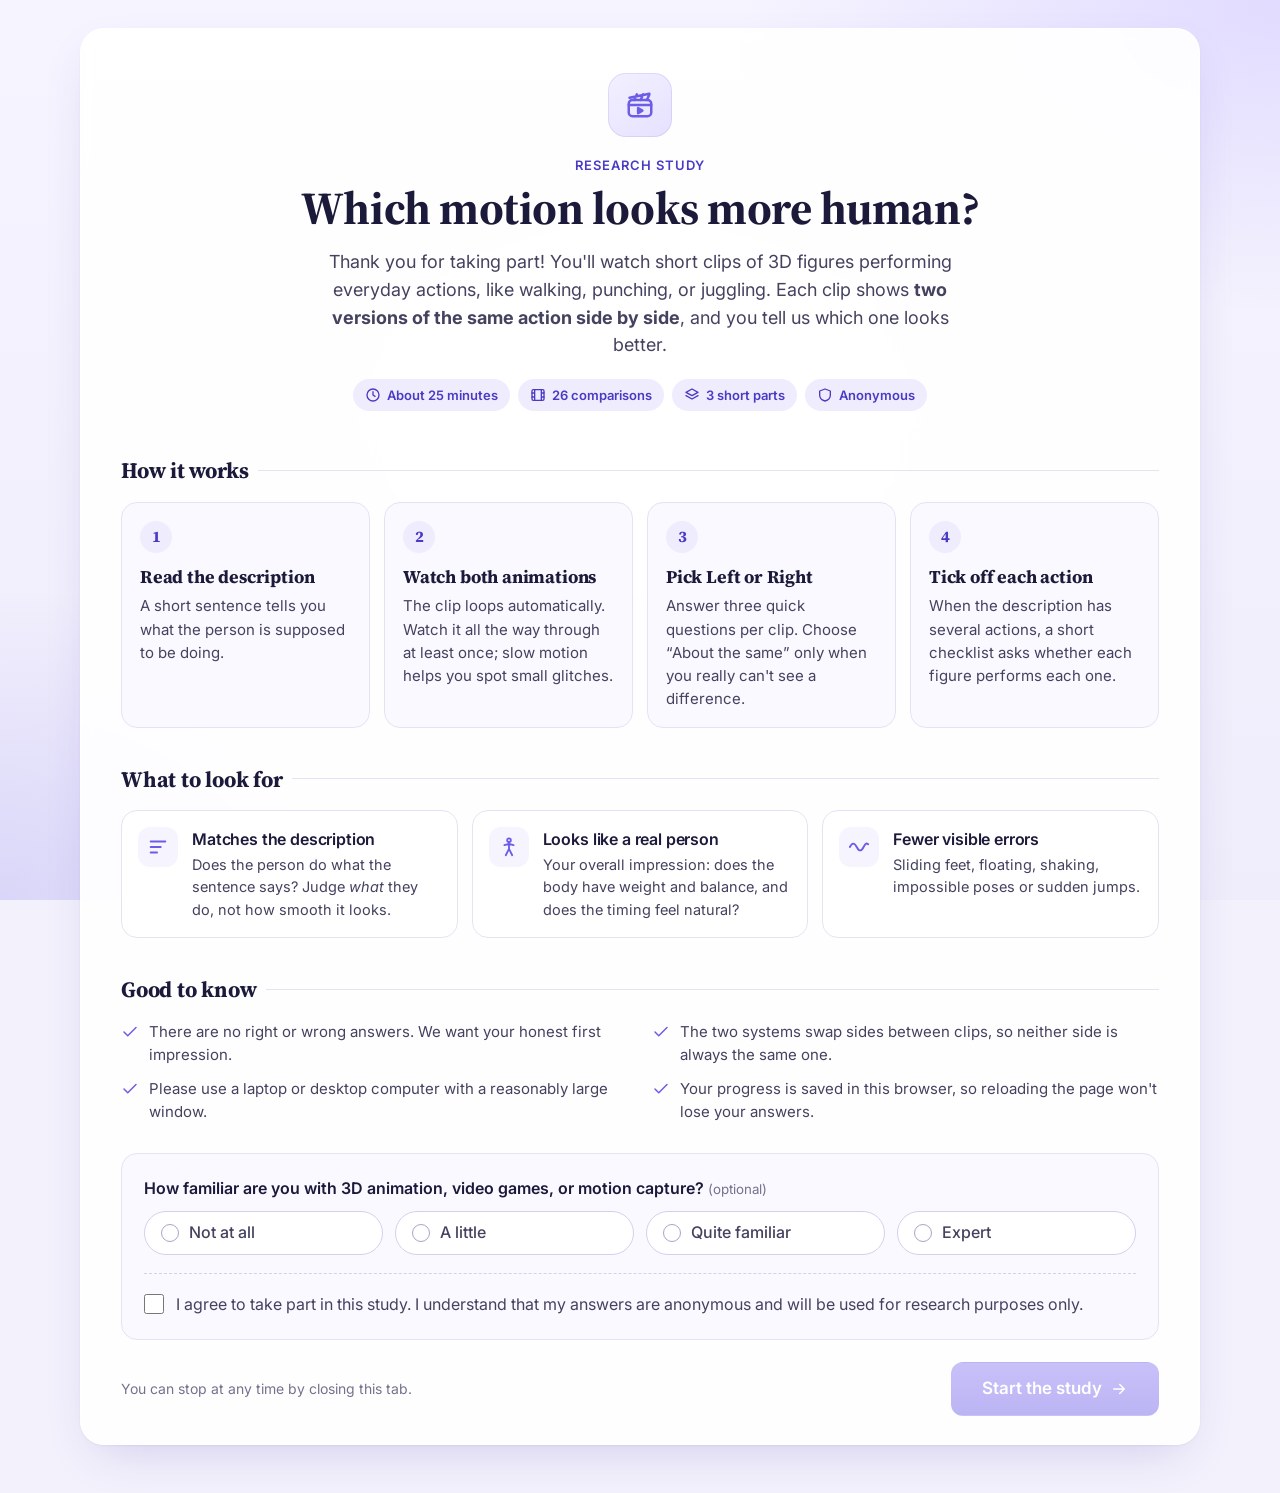
<file: index.html>
<!doctype html>
<html lang="en">
<head>
  <meta charset="utf-8">
  <meta name="viewport" content="width=device-width, initial-scale=1">
  <title>Human Motion Study</title>
  <meta name="robots" content="noindex">
  <link rel="icon" href="data:image/svg+xml,%3Csvg xmlns='http://www.w3.org/2000/svg' viewBox='0 0 24 24' fill='none' stroke='%236c5ce7' stroke-width='2' stroke-linecap='round' stroke-linejoin='round'%3E%3Crect x='3' y='7' width='18' height='14' rx='3'/%3E%3Cpath d='M3 11h18M7 7l2-4M12 7l2-4M17 7l2-4'/%3E%3Cpath d='M10.5 13.5v4l3.5-2z' fill='%236c5ce7'/%3E%3C/svg%3E">
  <link rel="preconnect" href="https://fonts.googleapis.com">
  <link rel="preconnect" href="https://fonts.gstatic.com" crossorigin>
  <link href="https://fonts.googleapis.com/css2?family=Inter:wght@400;500;600;700&family=Source+Serif+4:ital,opsz,wght@0,8..60,600;0,8..60,700;1,8..60,400;1,8..60,500&display=swap" rel="stylesheet">
  <link rel="stylesheet" href="assets/style.css">
</head>
<body>
  <div class="bg-blobs" aria-hidden="true"></div>
  <main id="app" aria-live="polite">
    <div class="card loading-card"><div class="spinner" role="status" aria-label="Loading"></div></div>
  </main>
  <noscript><p class="noscript">This study needs JavaScript. Please enable it and reload the page.</p></noscript>
  <script type="module" src="assets/app.js"></script>
</body>
</html>
</file>
<file: assets/style.css>
/* ───────────────────────── Tokens ───────────────────────── */
:root {
  color-scheme: light;
  --bg: #f3f1fc;
  --card: #ffffff;
  --card-tint: #faf9ff;
  --ink: #1b1a3a;
  --ink-2: #44425f;
  --muted: #74728d;
  --line: #e5e2f4;
  --line-strong: #d3cfee;
  --accent: #6c5ce7;
  --accent-2: #8676f2;
  --accent-ink: #4a3bc4;
  --accent-soft: #efecfe;
  --accent-softer: #f6f4ff;
  --ok: #138a52;
  --ok-soft: #e6f6ee;
  --warn: #9a6200;
  --warn-soft: #fff5e0;
  --danger: #c23434;
  --danger-soft: #fdecec;
  --radius-lg: 24px;
  --radius: 16px;
  --radius-sm: 12px;
  --shadow: 0 1px 2px rgba(35, 25, 100, .05), 0 18px 50px -20px rgba(70, 50, 170, .25);
  --shadow-sm: 0 1px 2px rgba(35, 25, 100, .06), 0 4px 14px -6px rgba(70, 50, 170, .18);
  --serif: "Source Serif 4", "Source Serif Pro", Georgia, "Times New Roman", serif;
  --sans: "Inter", system-ui, -apple-system, "Segoe UI", Roboto, Helvetica, Arial, sans-serif;
}

/* ───────────────────────── Base ───────────────────────── */
*, *::before, *::after { box-sizing: border-box; }
[hidden] { display: none !important; }
html { -webkit-text-size-adjust: 100%; }
body {
  margin: 0;
  min-height: 100vh;
  font-family: var(--sans);
  font-size: 16px;
  line-height: 1.55;
  color: var(--ink);
  background: var(--bg);
  -webkit-font-smoothing: antialiased;
}
.bg-blobs {
  position: fixed; inset: 0; z-index: -1; pointer-events: none;
  background:
    radial-gradient(900px 520px at 100% 0%, rgba(150, 130, 255, .22), transparent 60%),
    radial-gradient(700px 520px at 0% 100%, rgba(130, 120, 240, .20), transparent 60%),
    radial-gradient(600px 400px at 50% 50%, rgba(255, 255, 255, .6), transparent 70%),
    linear-gradient(180deg, #f6f4ff 0%, #efedfb 100%);
}
h1, h2, h3 { font-family: var(--serif); color: var(--ink); margin: 0; letter-spacing: -.01em; }
p { margin: 0; }
a { color: var(--accent-ink); }
button { font: inherit; }
:focus-visible { outline: 3px solid rgba(108, 92, 231, .45); outline-offset: 2px; }
.sr-only { position: absolute; width: 1px; height: 1px; overflow: hidden; clip: rect(0 0 0 0); white-space: nowrap; }

main { padding: 28px 16px 48px; }

/* ───────────────────────── Card shell ───────────────────────── */
.card {
  position: relative;
  max-width: 1120px;
  margin: 0 auto;
  background: rgba(255, 255, 255, .92);
  backdrop-filter: blur(6px);
  border: 1px solid rgba(255, 255, 255, .9);
  border-radius: var(--radius-lg);
  box-shadow: var(--shadow);
  padding: 32px 40px 28px;
  animation: rise .35s ease-out both;
}
.card.narrow { max-width: 820px; }
@keyframes rise { from { opacity: 0; transform: translateY(8px); } to { opacity: 1; transform: none; } }
@media (prefers-reduced-motion: reduce) { .card { animation: none; } }

.loading-card { display: grid; place-items: center; min-height: 320px; }
.spinner {
  width: 36px; height: 36px; border-radius: 50%;
  border: 3px solid var(--accent-soft); border-top-color: var(--accent);
  animation: spin .8s linear infinite;
}
@keyframes spin { to { transform: rotate(360deg); } }

.banner {
  max-width: 1120px; margin: 0 auto 14px;
  padding: 10px 16px; border-radius: var(--radius-sm);
  font-size: 14px; display: flex; gap: 10px; align-items: center;
}
.banner.warn { background: var(--warn-soft); color: var(--warn); border: 1px solid #f3dca8; }
.banner.info { background: var(--accent-softer); color: var(--accent-ink); border: 1px solid var(--line); }
.banner svg { flex: none; }

/* ───────────────────────── Header ───────────────────────── */
.head {
  display: flex; align-items: center; gap: 20px;
  margin-bottom: 22px;
}
.logo {
  flex: none; width: 56px; height: 56px; border-radius: 16px;
  display: grid; place-items: center;
  color: var(--accent);
  background: linear-gradient(145deg, #f3f0ff, #e6e1ff);
  box-shadow: inset 0 0 0 1px rgba(108, 92, 231, .15);
}
.head-divider { width: 1px; align-self: stretch; background: var(--line-strong); margin: 6px 0; }
.head-text { flex: 1; min-width: 0; }
.head-text h1 { font-size: clamp(24px, 3vw, 34px); font-weight: 700; line-height: 1.15; }
.head-text .sub { font-family: var(--serif); font-style: italic; color: var(--ink-2); font-size: 18px; margin-top: 2px; }
.chip {
  display: inline-flex; align-items: center; gap: 6px;
  padding: 6px 12px; border-radius: 999px;
  background: var(--accent-soft); color: var(--accent-ink);
  font-size: 13px; font-weight: 600; white-space: nowrap;
}
.chip.ghost { background: transparent; border: 1px solid var(--line); color: var(--ink-2); font-weight: 500; }

/* ───────────────────────── Buttons ───────────────────────── */
.btn {
  display: inline-flex; align-items: center; justify-content: center; gap: 8px;
  min-height: 46px; padding: 0 22px;
  border-radius: 12px; border: 1px solid transparent;
  font-weight: 600; font-size: 16px; cursor: pointer;
  transition: transform .08s ease, box-shadow .2s ease, background .2s ease, opacity .2s;
  text-decoration: none;
}
.btn:active:not(:disabled) { transform: translateY(1px); }
.btn.primary {
  color: #fff;
  background: linear-gradient(180deg, var(--accent-2), var(--accent));
  box-shadow: 0 6px 18px -6px rgba(108, 92, 231, .7), inset 0 1px 0 rgba(255, 255, 255, .25);
}
.btn.primary:hover:not(:disabled) { box-shadow: 0 10px 24px -8px rgba(108, 92, 231, .8), inset 0 1px 0 rgba(255, 255, 255, .25); }
.btn.primary:disabled,
.btn.primary[aria-disabled="true"] { opacity: .45; cursor: not-allowed; box-shadow: none; }
code { font-family: ui-monospace, "Cascadia Code", Consolas, monospace; font-size: .92em; background: rgba(108, 92, 231, .08); padding: 1px 5px; border-radius: 5px; }
.btn.ghost { background: #fff; color: var(--ink-2); border-color: var(--line-strong); }
.btn.ghost:hover:not(:disabled) { background: var(--accent-softer); }
.btn.ghost:disabled { opacity: .4; cursor: not-allowed; }
.btn.small { min-height: 36px; padding: 0 14px; font-size: 14px; border-radius: 10px; }
.btn.danger { background: #fff; color: var(--danger); border-color: #f0c9c9; }
.btn.danger:hover { background: var(--danger-soft); }
.btn.lg { min-height: 54px; padding: 0 30px; font-size: 17px; }

/* ───────────────────────── Intro ───────────────────────── */
.hero { text-align: center; padding: 12px 0 8px; }
.hero .logo { margin: 0 auto 18px; width: 64px; height: 64px; border-radius: 18px; }
.eyebrow { font-size: 13px; letter-spacing: .08em; text-transform: uppercase; color: var(--accent-ink); font-weight: 600; }
.hero h1 { font-size: clamp(30px, 4.6vw, 46px); font-weight: 700; margin-top: 8px; line-height: 1.1; }
.hero .lead { max-width: 660px; margin: 14px auto 0; font-size: 18px; color: var(--ink-2); }
.facts { display: flex; flex-wrap: wrap; justify-content: center; gap: 8px; margin-top: 20px; }

.section-title {
  font-size: 22px; font-weight: 700; margin: 34px 0 14px;
  display: flex; align-items: center; gap: 10px;
}
.section-title::after { content: ""; flex: 1; height: 1px; background: var(--line); }

.steps { display: grid; grid-template-columns: repeat(4, 1fr); gap: 14px; counter-reset: step; }
@media (max-width: 1100px) { .steps { grid-template-columns: repeat(2, 1fr); } }
.step {
  background: var(--card-tint); border: 1px solid var(--line); border-radius: var(--radius);
  padding: 18px 18px 16px;
}
.step-num {
  width: 32px; height: 32px; border-radius: 50%;
  display: grid; place-items: center;
  background: var(--accent-soft); color: var(--accent-ink);
  font-family: var(--serif); font-weight: 700;
  margin-bottom: 10px;
}
.step h3 { font-size: 18px; margin-bottom: 4px; }
.step p { color: var(--ink-2); font-size: 15px; }

/* Visual: mini layout of a trial */
.mini {
  margin-top: 14px; border: 1px solid var(--line); border-radius: var(--radius);
  background: #fff; padding: 14px; display: grid; gap: 10px;
}
.mini-prompt { height: 12px; width: 60%; margin: 0 auto; border-radius: 6px; background: var(--accent-soft); }
.mini-video { display: grid; grid-template-columns: 1fr 1fr; gap: 6px; }
.mini-video span {
  height: 64px; border-radius: 8px; background: linear-gradient(180deg, #f7f7fb, #ececf4);
  display: grid; place-items: center; font-size: 12px; font-weight: 600; color: var(--muted);
}
.mini-q { display: grid; grid-template-columns: repeat(4, 1fr); gap: 6px; }
.mini-q i { height: 12px; border-radius: 6px; background: #f0eef9; }
.mini-q i:first-child { background: var(--accent-2); }

.lookfor { display: grid; grid-template-columns: repeat(3, 1fr); gap: 14px; }
.look {
  display: flex; gap: 14px; align-items: flex-start;
  border: 1px solid var(--line); border-radius: var(--radius); padding: 16px;
  background: #fff;
}
.look-icon {
  flex: none; width: 40px; height: 40px; border-radius: 12px;
  display: grid; place-items: center; color: var(--accent); background: var(--accent-softer);
}
.look h3 { font-family: var(--sans); font-size: 16px; font-weight: 600; margin-bottom: 2px; }
.look p { color: var(--ink-2); font-size: 14.5px; }

.tips { list-style: none; margin: 0; padding: 0; display: grid; grid-template-columns: 1fr 1fr; gap: 10px 24px; }
.tips li { display: flex; gap: 10px; color: var(--ink-2); font-size: 15px; }
.tips li svg { flex: none; margin-top: 3px; color: var(--accent); }

.form-block {
  margin-top: 30px; padding: 22px; border-radius: var(--radius);
  background: var(--card-tint); border: 1px solid var(--line);
}
.form-block .label { font-weight: 600; margin-bottom: 10px; }
.form-block .label small { font-weight: 400; color: var(--muted); }
.consent {
  display: flex; gap: 12px; align-items: flex-start; cursor: pointer;
  margin-top: 18px; padding-top: 18px; border-top: 1px dashed var(--line-strong);
  color: var(--ink-2);
}
.consent input { width: 20px; height: 20px; margin: 2px 0 0; accent-color: var(--accent); flex: none; cursor: pointer; }
.start-row { display: flex; align-items: center; justify-content: space-between; gap: 16px; margin-top: 22px; flex-wrap: wrap; }
.start-row .note { color: var(--muted); font-size: 14px; }

.resume {
  display: flex; align-items: center; gap: 16px; flex-wrap: wrap;
  padding: 16px 18px; margin-bottom: 22px; border-radius: var(--radius);
  background: linear-gradient(90deg, var(--accent-soft), var(--accent-softer));
  border: 1px solid var(--line-strong);
}
.resume p { flex: 1; min-width: 220px; color: var(--ink-2); }
.resume strong { color: var(--ink); }

/* ───────────────────────── Option pills (shared) ───────────────────────── */
.options { display: grid; grid-template-columns: repeat(4, minmax(0, 1fr)); gap: 12px; }
.opt { position: relative; display: block; cursor: pointer; }
.opt input { position: absolute; opacity: 0; pointer-events: none; }
.opt span {
  display: flex; align-items: center; gap: 10px;
  min-height: 44px; padding: 8px 16px;
  border: 1.5px solid var(--line-strong); border-radius: 999px;
  background: #fff; color: var(--ink-2); font-weight: 500;
  transition: border-color .15s, background .15s, color .15s, box-shadow .15s;
  user-select: none;
}
.opt span::before {
  content: ""; flex: none; width: 18px; height: 18px; border-radius: 50%;
  border: 1.5px solid #a9a5c6; background: #fff;
  transition: border-color .15s, box-shadow .15s, background .15s;
}
.opt:hover span { border-color: var(--accent-2); background: var(--accent-softer); }
.opt input:focus-visible + span { outline: 3px solid rgba(108, 92, 231, .4); outline-offset: 2px; }
.opt input:checked + span {
  border-color: var(--accent); background: var(--accent-soft); color: var(--accent-ink); font-weight: 600;
  box-shadow: 0 0 0 3px rgba(108, 92, 231, .12);
}
.opt input:checked + span::before {
  border-color: var(--accent); background: var(--accent);
  box-shadow: inset 0 0 0 3.5px #fff;
}
.options.compact { grid-template-columns: repeat(4, minmax(0, 1fr)); }

/* ───────────────────────── Trial ───────────────────────── */
.prompt {
  display: flex; align-items: center; gap: 18px;
  max-width: 900px; margin: 0 auto 18px;
  padding: 14px 26px; border-radius: var(--radius);
  background: linear-gradient(90deg, #f1eeff, #f7f5ff);
  border: 1px solid var(--line);
}
.prompt-label {
  display: flex; align-items: center; gap: 8px; flex: none;
  color: var(--accent-ink); font-weight: 600; font-size: 15px;
  padding-right: 18px; border-right: 1px solid var(--line-strong);
}
.prompt-text { font-family: var(--serif); font-style: italic; font-size: clamp(18px, 2.2vw, 24px); color: var(--ink); line-height: 1.3; }

.keyframes {
  display: flex; align-items: center; gap: 18px;
  max-width: 900px; margin: 0 auto 18px; padding: 12px 20px;
  border-radius: var(--radius); background: var(--card-tint); border: 1px solid var(--line);
}
.keyframes .kf-label { flex: none; font-family: var(--serif); font-weight: 700; line-height: 1.2; padding-right: 18px; border-right: 1px solid var(--line-strong); }
.keyframes img { display: block; max-width: 100%; max-height: 120px; margin: 0 auto; border-radius: 8px; }

.viewer {
  border: 1px solid var(--line); border-radius: var(--radius);
  overflow: hidden; background: #fff;
  box-shadow: var(--shadow-sm);
}
.viewer-labels {
  display: grid; grid-template-columns: 1fr 1fr;
  background: linear-gradient(180deg, #ebe8fd, #e4e0fb);
  border-bottom: 1px solid var(--line);
}
.viewer-labels span {
  text-align: center; padding: 10px 8px;
  font-family: var(--serif); font-weight: 700; font-size: 19px; color: var(--ink);
}
.viewer-labels span + span { border-left: 1px solid rgba(255, 255, 255, .9); box-shadow: -1px 0 0 var(--line-strong); }
.video-frame {
  position: relative; margin: 0 auto;
  width: 100%; max-width: calc(54vh * 16 / 9); min-width: min(100%, 560px);
  aspect-ratio: 16 / 9; background: #fff;
}
.video-frame video { position: absolute; inset: 0; width: 100%; height: 100%; object-fit: contain; display: block; background: #fff; }
.video-overlay {
  position: absolute; inset: 0; display: grid; place-items: center;
  background: rgba(255, 255, 255, .75); color: var(--ink-2); font-size: 15px; text-align: center; padding: 20px;
}
.video-overlay[hidden] { display: none; }
.video-overlay .stack { display: grid; gap: 12px; justify-items: center; }

.controls {
  display: flex; align-items: center; gap: 10px;
  padding: 10px 14px; border-top: 1px solid var(--line); background: var(--card-tint);
}
.icon-btn {
  display: inline-grid; place-items: center; width: 38px; height: 38px; flex: none;
  border-radius: 10px; border: 1px solid var(--line-strong); background: #fff; color: var(--ink-2);
  cursor: pointer; transition: background .15s, color .15s, border-color .15s;
}
.icon-btn:hover { background: var(--accent-softer); color: var(--accent-ink); border-color: var(--accent-2); }
.speed-btn {
  height: 38px; padding: 0 12px; flex: none; border-radius: 10px;
  border: 1px solid var(--line-strong); background: #fff; color: var(--ink-2);
  font-size: 14px; font-weight: 600; cursor: pointer; display: inline-flex; align-items: center; gap: 6px;
}
.speed-btn[aria-pressed="true"] { background: var(--accent-soft); border-color: var(--accent); color: var(--accent-ink); }
.scrub { position: relative; flex: 1; height: 38px; cursor: pointer; display: flex; align-items: center; touch-action: none; }
.scrub-track { position: relative; width: 100%; height: 6px; border-radius: 99px; background: #e8e5f7; overflow: hidden; }
.scrub-fill { position: absolute; inset: 0 auto 0 0; width: 0; background: linear-gradient(90deg, var(--accent-2), var(--accent)); border-radius: 99px; }
.watch-state {
  flex: none; font-size: 13px; font-weight: 600; display: inline-flex; align-items: center; gap: 6px;
  padding: 6px 10px; border-radius: 999px; color: var(--muted); background: #f1f0f6;
  white-space: nowrap;
}
.watch-state.done { color: var(--ok); background: var(--ok-soft); }

.questions { list-style: none; margin: 18px 0 0; padding: 0; display: grid; gap: 12px; }
.q {
  display: grid; grid-template-columns: 44px 1fr; gap: 6px 14px; align-items: start;
  padding: 16px 20px; border-radius: var(--radius);
  background: var(--card-tint); border: 1px solid var(--line);
  transition: border-color .2s, background .2s;
}
.q.answered { background: #fbfaff; border-color: #dcd6fb; }
.q.missing { border-color: #f0c96c; background: #fffaf0; }
.q-num {
  width: 36px; height: 36px; border-radius: 50%;
  display: grid; place-items: center;
  background: var(--accent-soft); color: var(--accent-ink);
  font-family: var(--serif); font-weight: 700; font-size: 18px;
  transition: background .2s, color .2s;
}
.q.answered .q-num { background: var(--accent); color: #fff; }
.q-body { min-width: 0; }
.q-text { font-family: var(--serif); font-weight: 700; font-size: 19px; line-height: 1.3; }
.q-hint { color: var(--muted); font-size: 14.5px; margin-top: 2px; }
.q .options { margin-top: 12px; }

/* Action-coverage checklist (compound prompts only) */
.cl { margin-top: 12px; display: grid; }
.cl-head, .cl-row {
  display: grid; grid-template-columns: minmax(0, 1fr) 312px 312px; gap: 8px 16px; align-items: center;
}
.cl-head span {
  font-family: var(--serif); font-weight: 700; font-size: 15px; color: var(--ink-2);
  text-align: center; padding-bottom: 6px;
}
.cl-row { padding: 9px 10px; margin: 0 -10px; border-radius: 10px; border-top: 1px solid var(--line); transition: background .2s; }
.cl-row.relation { border-top: 1.5px dashed var(--line-strong); margin-top: 4px; }
.cl-row.missing { background: #fff3d6; }
.cl-item { font-size: 15.5px; color: var(--ink); line-height: 1.35; }
.cl-row.relation .cl-item { color: var(--ink-2); }
.cl-row.done .cl-item::after { content: " ✓"; color: var(--ok); font-weight: 700; }
.cl-tag {
  display: inline-block; margin-right: 8px; padding: 1px 8px; border-radius: 99px; vertical-align: 1px;
  font-size: 12px; font-weight: 600; background: var(--accent-soft); color: var(--accent-ink);
}
.cl-cell { min-width: 0; }
.cl-side { display: none; font-size: 13px; font-weight: 600; color: var(--muted); margin-bottom: 4px; }
.seg {
  display: flex; border: 1.5px solid var(--line-strong); border-radius: 10px; background: #fff; overflow: hidden;
}
.seg-opt { position: relative; flex: 1 1 auto; cursor: pointer; }
.seg-opt + .seg-opt { border-left: 1px solid var(--line); }
.seg-opt input { position: absolute; opacity: 0; pointer-events: none; }
.seg-opt span {
  display: block; padding: 8px 6px; text-align: center; white-space: nowrap;
  font-size: 14px; font-weight: 500; color: var(--ink-2); user-select: none;
  transition: background .15s, color .15s;
}
.seg-opt:hover span { background: var(--accent-softer); color: var(--accent-ink); }
.seg-opt input:focus-visible + span { outline: 3px solid rgba(108, 92, 231, .4); outline-offset: -3px; }
.seg-opt input:checked + span { background: var(--accent); color: #fff; font-weight: 600; }

@media (max-width: 1060px) {
  .cl-head { display: none; }
  .cl-row { grid-template-columns: 1fr 1fr; gap: 6px 14px; padding: 12px 10px; }
  .cl-item { grid-column: 1 / -1; font-weight: 600; }
  .cl-side { display: block; }
}
@media (max-width: 600px) {
  .cl-row { grid-template-columns: 1fr; }
  .seg-opt span { padding: 9px 4px; font-size: 13.5px; }
}

.foot {
  display: flex; align-items: center; gap: 20px; flex-wrap: wrap;
  margin-top: 22px; padding-top: 18px; border-top: 1px solid var(--line);
}
.progress { flex: 1; min-width: 220px; display: flex; align-items: center; gap: 16px; }
.progress-label { color: var(--ink-2); font-size: 15px; white-space: nowrap; }
.progress-bar { flex: 1; max-width: 520px; height: 10px; border-radius: 99px; background: #e5e2f6; overflow: hidden; }
.progress-bar i { display: block; height: 100%; border-radius: 99px; background: linear-gradient(90deg, var(--accent-2), var(--accent)); transition: width .4s ease; }
.nav { display: flex; gap: 10px; align-items: center; }
.foot-hint { width: 100%; text-align: right; color: var(--muted); font-size: 13.5px; min-height: 1.2em; margin-top: -8px; }

/* ───────────────────────── Shared rows ───────────────────────── */
.center-row { display: flex; justify-content: center; gap: 12px; margin-top: 28px; flex-wrap: wrap; }

/* ───────────────────────── Finish / done ───────────────────────── */
.finish { text-align: center; padding: 14px 0; }
.finish h1 { font-size: clamp(28px, 4vw, 38px); margin-top: 16px; }
.finish .lead { max-width: 560px; margin: 10px auto 0; color: var(--ink-2); font-size: 17px; }
.big-icon {
  width: 76px; height: 76px; border-radius: 50%; margin: 0 auto;
  display: grid; place-items: center; color: #fff;
  background: linear-gradient(145deg, var(--accent-2), var(--accent));
  box-shadow: 0 14px 30px -10px rgba(108, 92, 231, .7);
}
.big-icon.ok { background: linear-gradient(145deg, #2fbf7a, #138a52); box-shadow: 0 14px 30px -10px rgba(19, 138, 82, .6); }
.big-icon.err { background: linear-gradient(145deg, #e66767, #c23434); box-shadow: 0 14px 30px -10px rgba(194, 52, 52, .5); }
.feedback { max-width: 620px; margin: 26px auto 0; text-align: left; }
.feedback label { font-weight: 600; display: block; margin-bottom: 8px; }
.feedback label small { color: var(--muted); font-weight: 400; }
textarea {
  width: 100%; min-height: 110px; resize: vertical;
  padding: 12px 14px; border-radius: var(--radius-sm); border: 1.5px solid var(--line-strong);
  font: inherit; color: var(--ink); background: #fff;
}
textarea:focus { outline: none; border-color: var(--accent); box-shadow: 0 0 0 3px rgba(108, 92, 231, .15); }
.status-line { margin-top: 16px; color: var(--muted); font-size: 14.5px; min-height: 1.4em; }
.status-line.err { color: var(--danger); }

.noscript { text-align: center; padding: 40px; }

/* ───────────────────────── Responsive ───────────────────────── */
@media (max-width: 900px) {
  .card { padding: 24px 22px 22px; }
  .steps, .lookfor { grid-template-columns: 1fr; }
  .tips { grid-template-columns: 1fr; }
  .options { grid-template-columns: repeat(2, minmax(0, 1fr)); gap: 8px; }
  .head-text .sub { font-size: 16px; }
  .video-frame { min-width: 0; max-width: none; }
}
@media (max-width: 600px) {
  main { padding: 12px 10px 32px; }
  .card { padding: 20px 16px 18px; border-radius: 20px; }
  .head { gap: 12px; }
  .logo { width: 44px; height: 44px; border-radius: 12px; }
  .head-divider { display: none; }
  .head .chip { display: none; }
  .prompt { flex-direction: column; align-items: flex-start; gap: 6px; padding: 12px 16px; }
  .prompt-label { border-right: 0; padding-right: 0; font-size: 13px; }
  .keyframes { flex-direction: column; align-items: flex-start; }
  .keyframes .kf-label { border: 0; padding: 0; }
  .viewer-labels span { font-size: 15px; padding: 8px 4px; }
  .controls { gap: 6px; padding: 8px; flex-wrap: wrap; }
  .watch-state { order: 5; width: 100%; justify-content: center; }
  .q { grid-template-columns: 1fr; padding: 14px; }
  .q-num { width: 30px; height: 30px; font-size: 15px; }
  .q-text { font-size: 17px; }
  .opt span { padding: 8px 12px; font-size: 15px; }
  .foot { gap: 12px; }
  .nav { width: 100%; }
  .nav .btn { flex: 1; }
  .foot-hint { text-align: center; margin-top: 0; }
}
</file>
